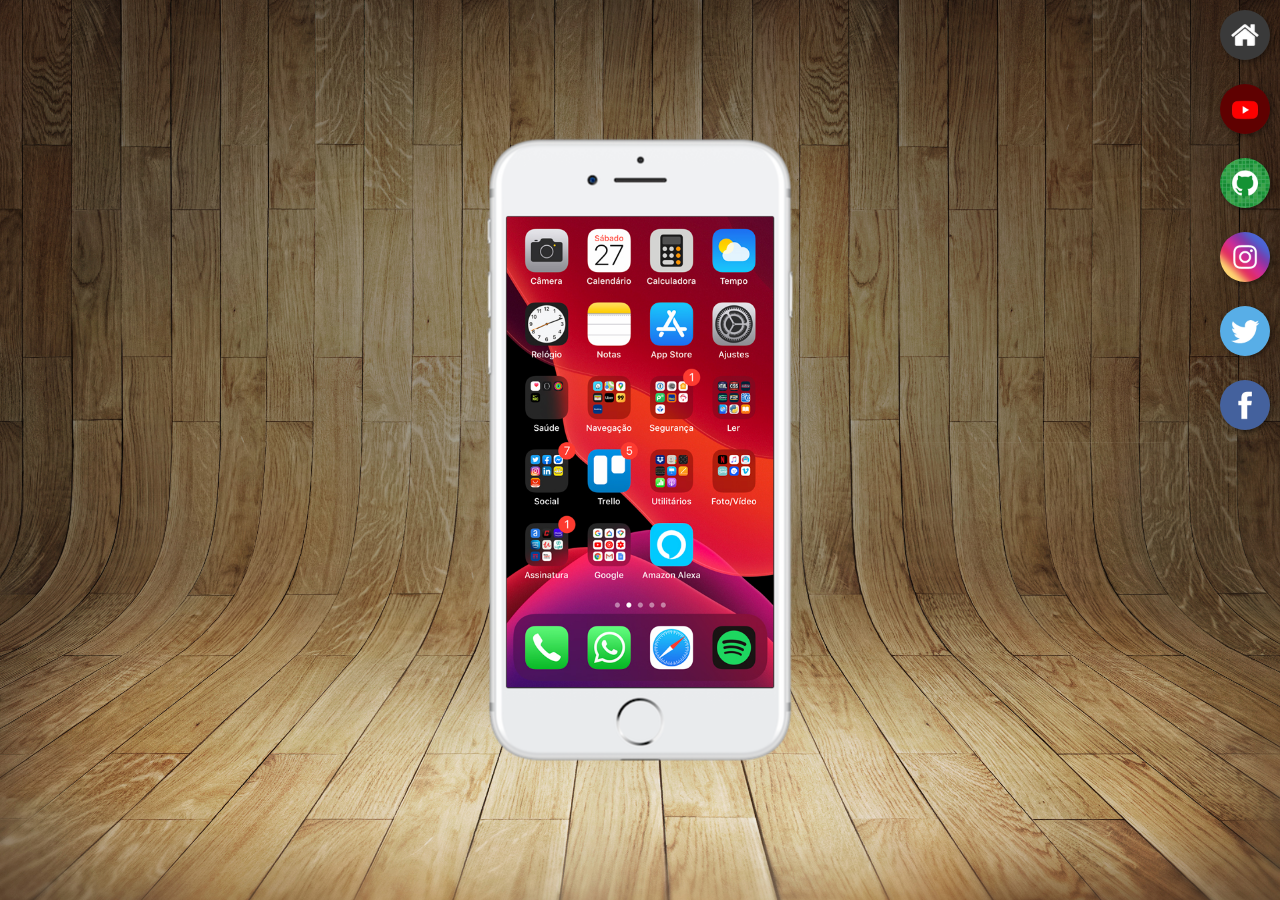
<file: index.html>
<!DOCTYPE html>
<html lang="pt-br">
<head>
    <meta charset="UTF-8">
    <meta name="viewport" content="width=device-width, initial-scale=1.0">
    <link rel="shortcut icon" href="favicon.ico" type="image/x-icon">
    <link rel="stylesheet" href="estilos/style.css">
    <title>projeto redes sociais</title>


</head>
<body>
    <main>
        <section id="telefone">
         <iframe src="home.html" name="tela" id="tela"
         frameborder="0">Seu navegador nao é compativel com isso</iframe>
        </section>
        <section id="redes-sociais">
        
            <a href="home.html" target="tela"><img src="imagens/logo-home.jpg" alt="home"></a><br>

        <a href="youtube.html" target="tela"><img src="imagens/logo-youtube.jpg" alt="youtube"></a><br>

        <a href="github.html" target="tela"><img src="imagens/logo-github.jpg" alt="github"></a><br>

        <a href="instagram.html" target="tela"><img src="imagens/logo-instagram.jpg" alt="instagram"></a><br>

        <a href="#" target="tela"><img src="imagens/logo-twitter.jpg" alt="twitter"></a><br>

        <a href="#" target="tela"><img src="imagens/logo-facebook.jpg" alt="facebook"></a><br>
        </section>
    </main>
</body>
</html>
</file>
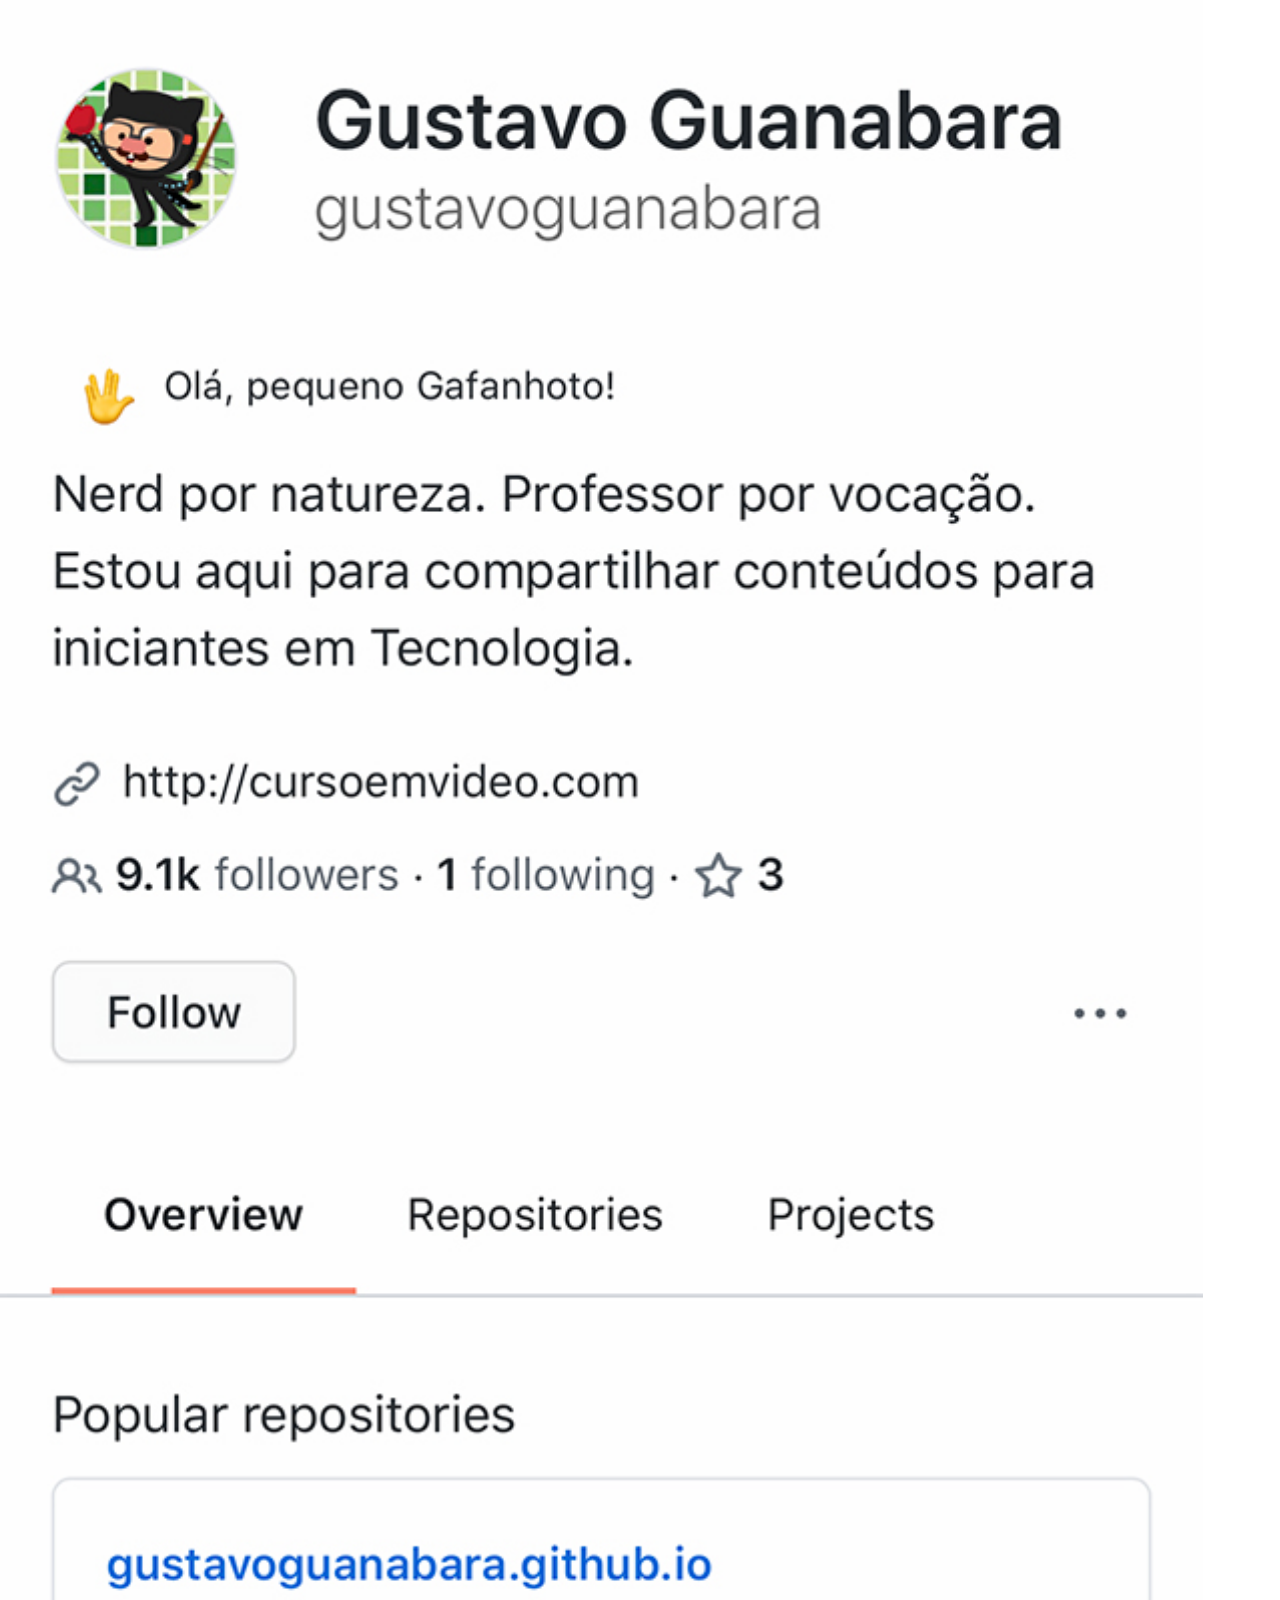
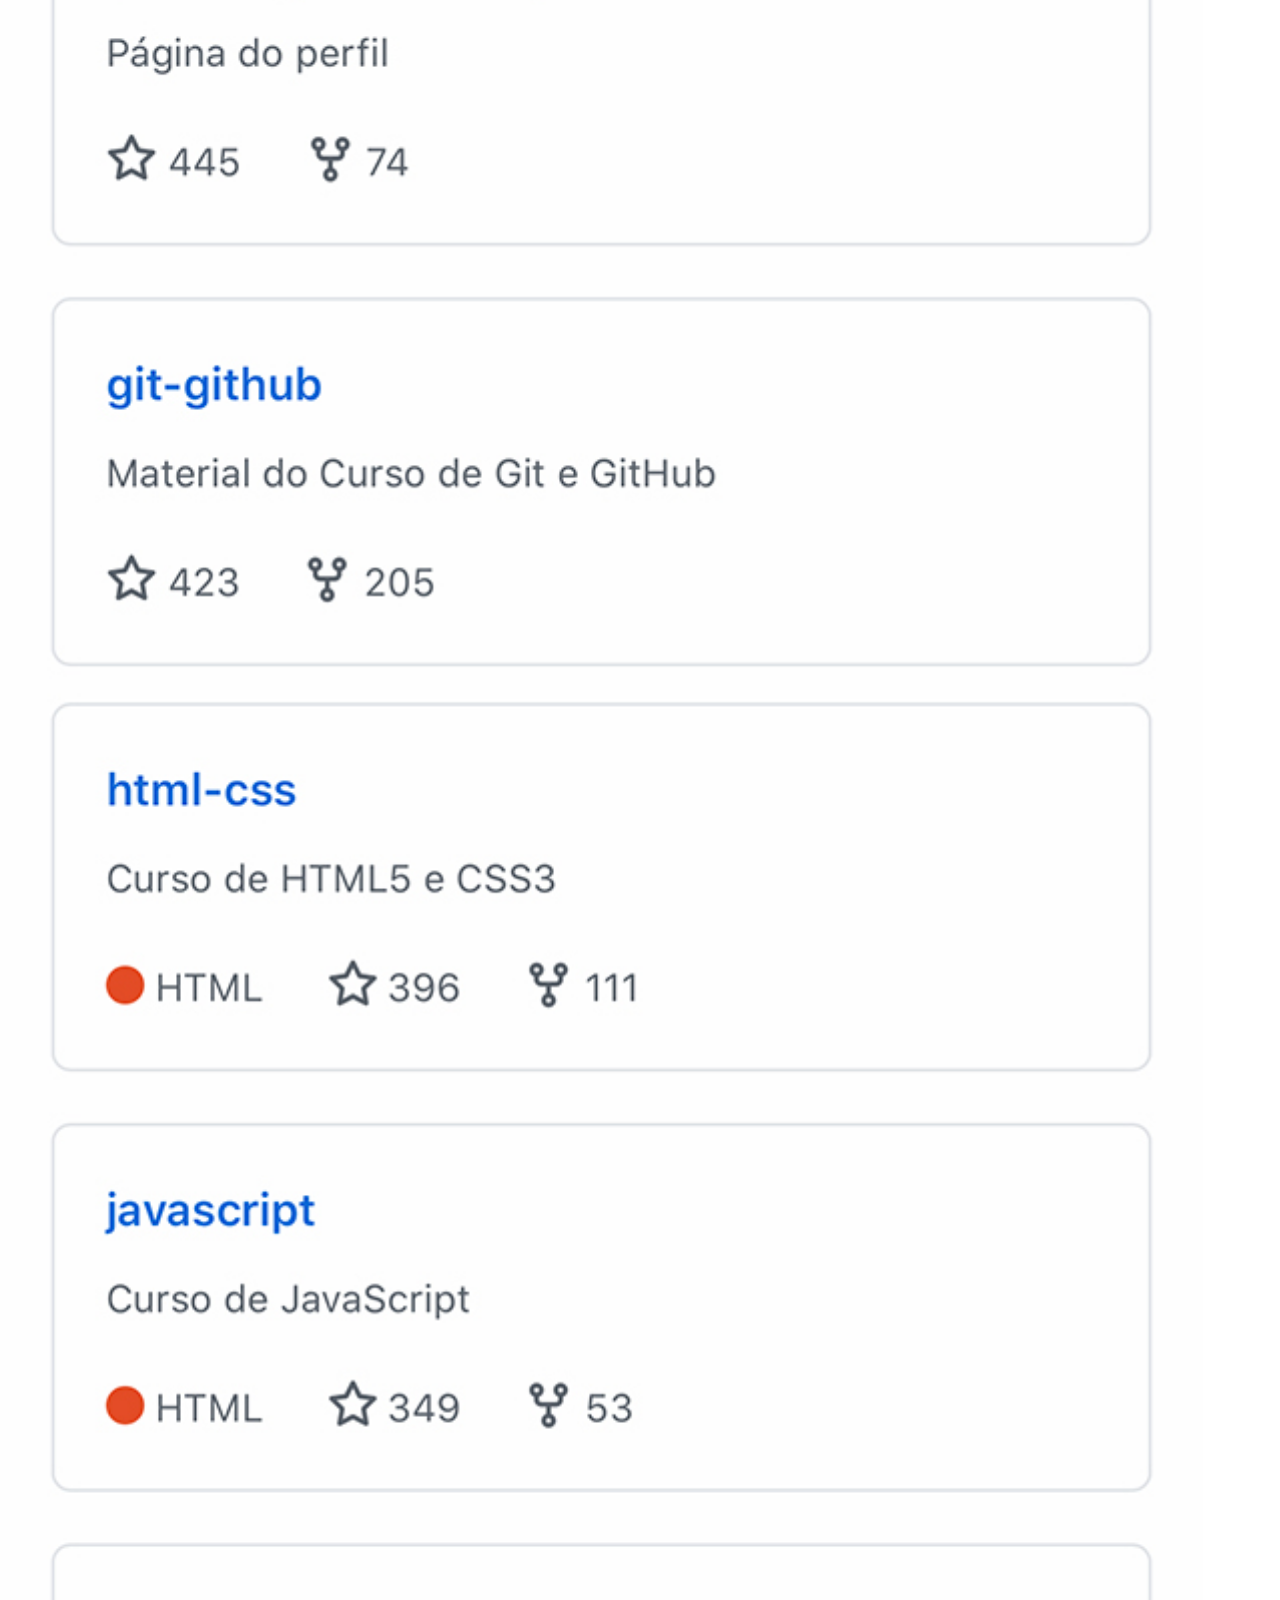
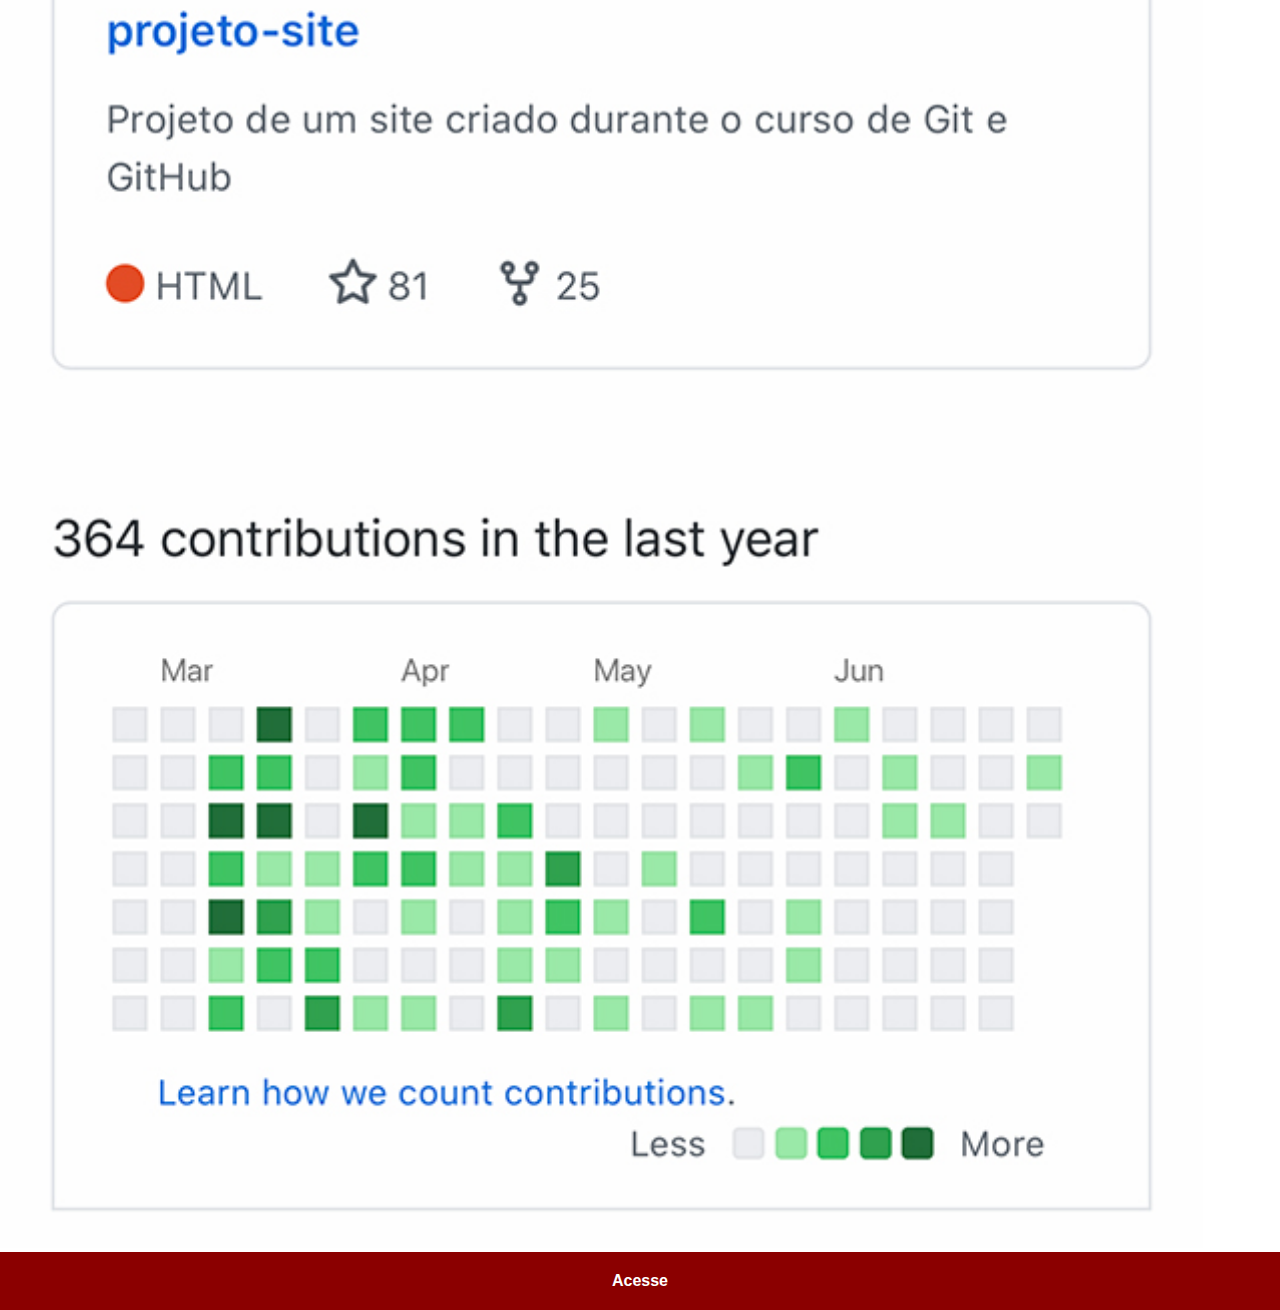
<file: github.html>
<!DOCTYPE html>
<html lang="pt-br">
<head>
    <meta charset="UTF-8">
    <meta name="viewport" content="width=device-width, initial-scale=1.0">
    <link rel="stylesheet" href="estilos/social.css">
    <title>github</title>
</head>
<body>
    <img src="imagens/tela-github.jpg" alt="github">
    <a href="https://github.com/DanielDinizf" target="_blank">Acesse</a>
</body>
</html>
</file>
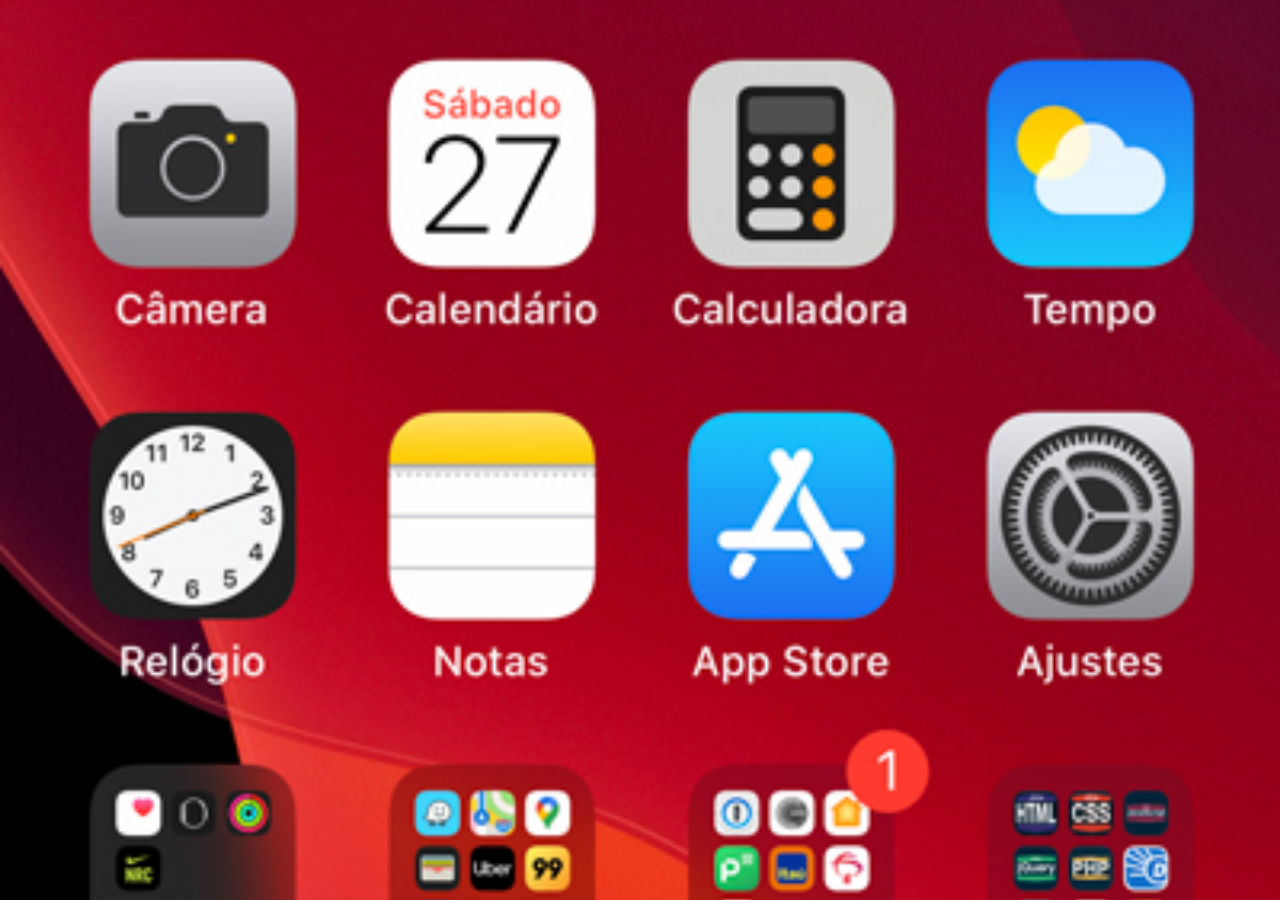
<file: home.html>
<!DOCTYPE html>
<html lang="pt-br">
<head>
    <meta charset="UTF-8">
    <meta name="viewport" content="width=device-width, initial-scale=1.0">
    <title>home</title>
</head>
<style>
    *{
        margin: 0px;
        padding: 0px;
    }

    body{
        width: 100vw;
        height: 100vh;
        background:black url("imagens/tela-home.jpg") no-repeat top center ;
        background-size: cover;
    }
</style>
<body>
    
</body>
</html>
</file>
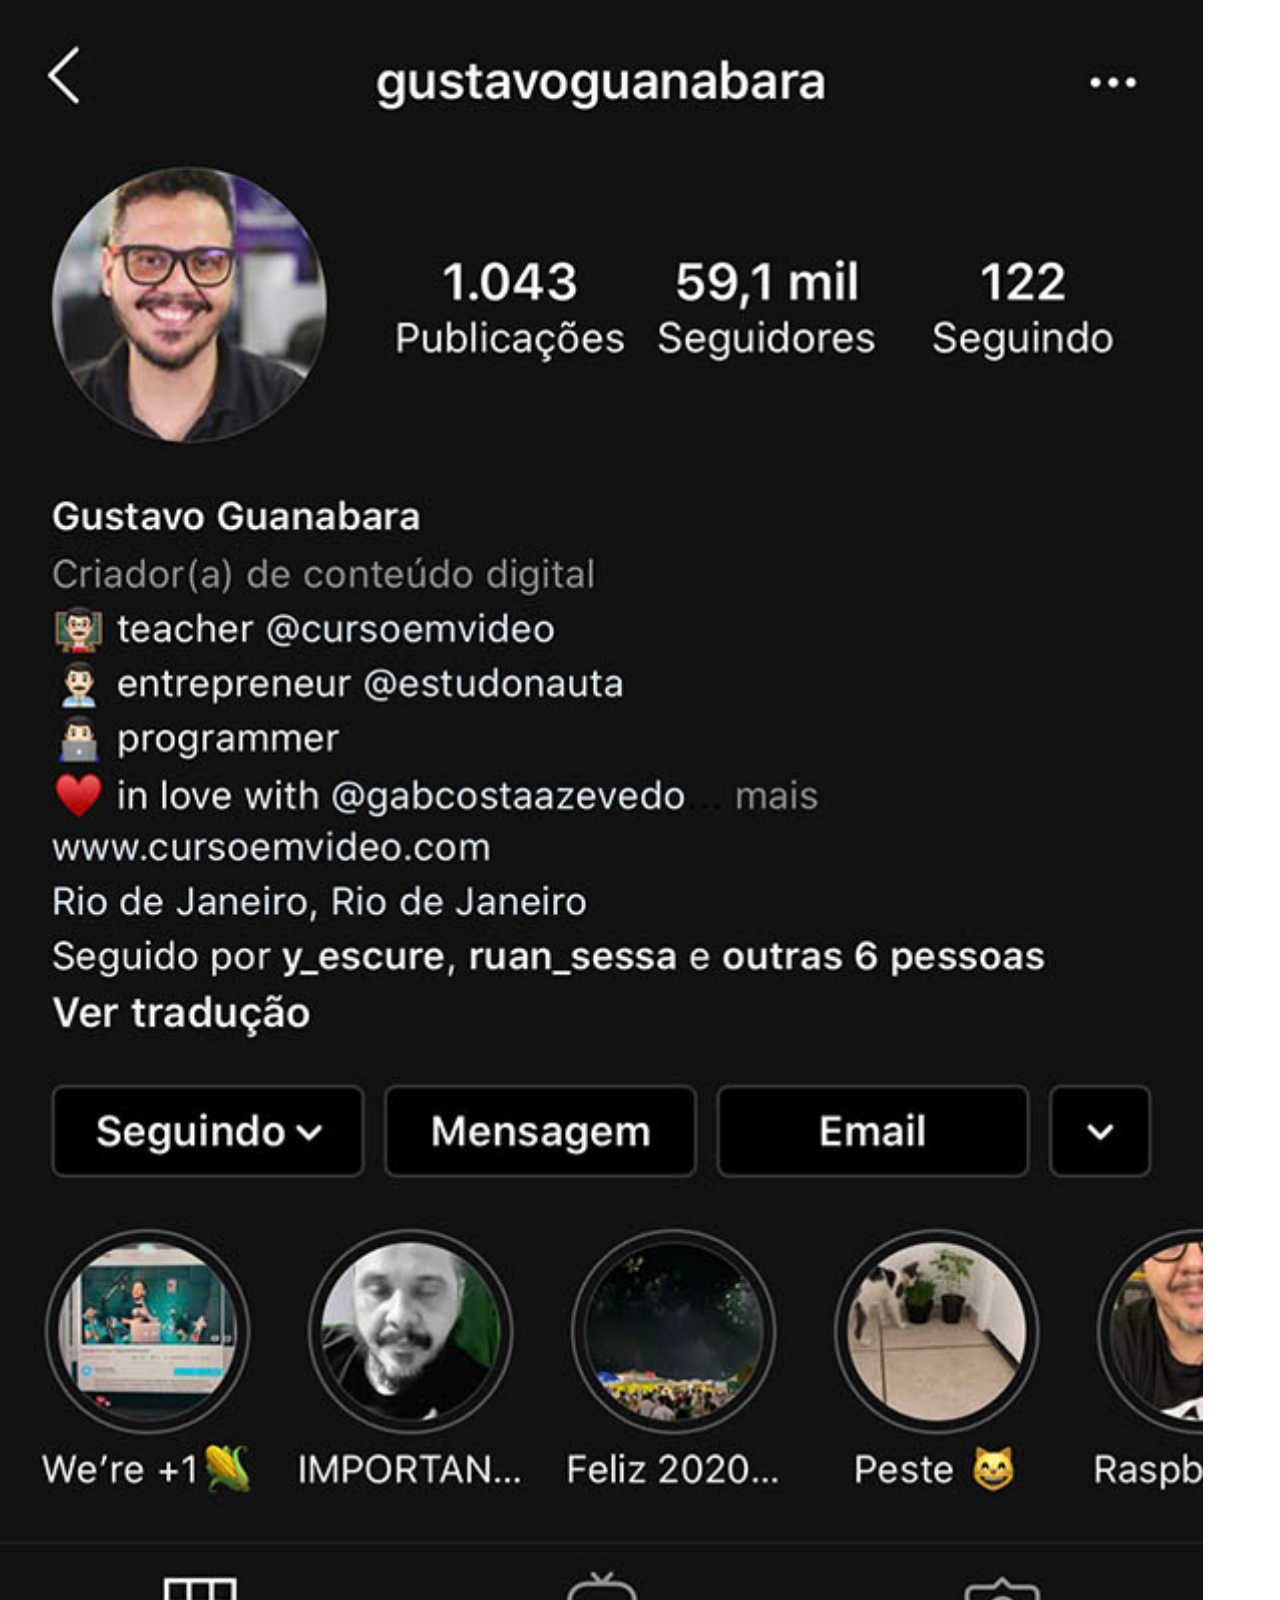
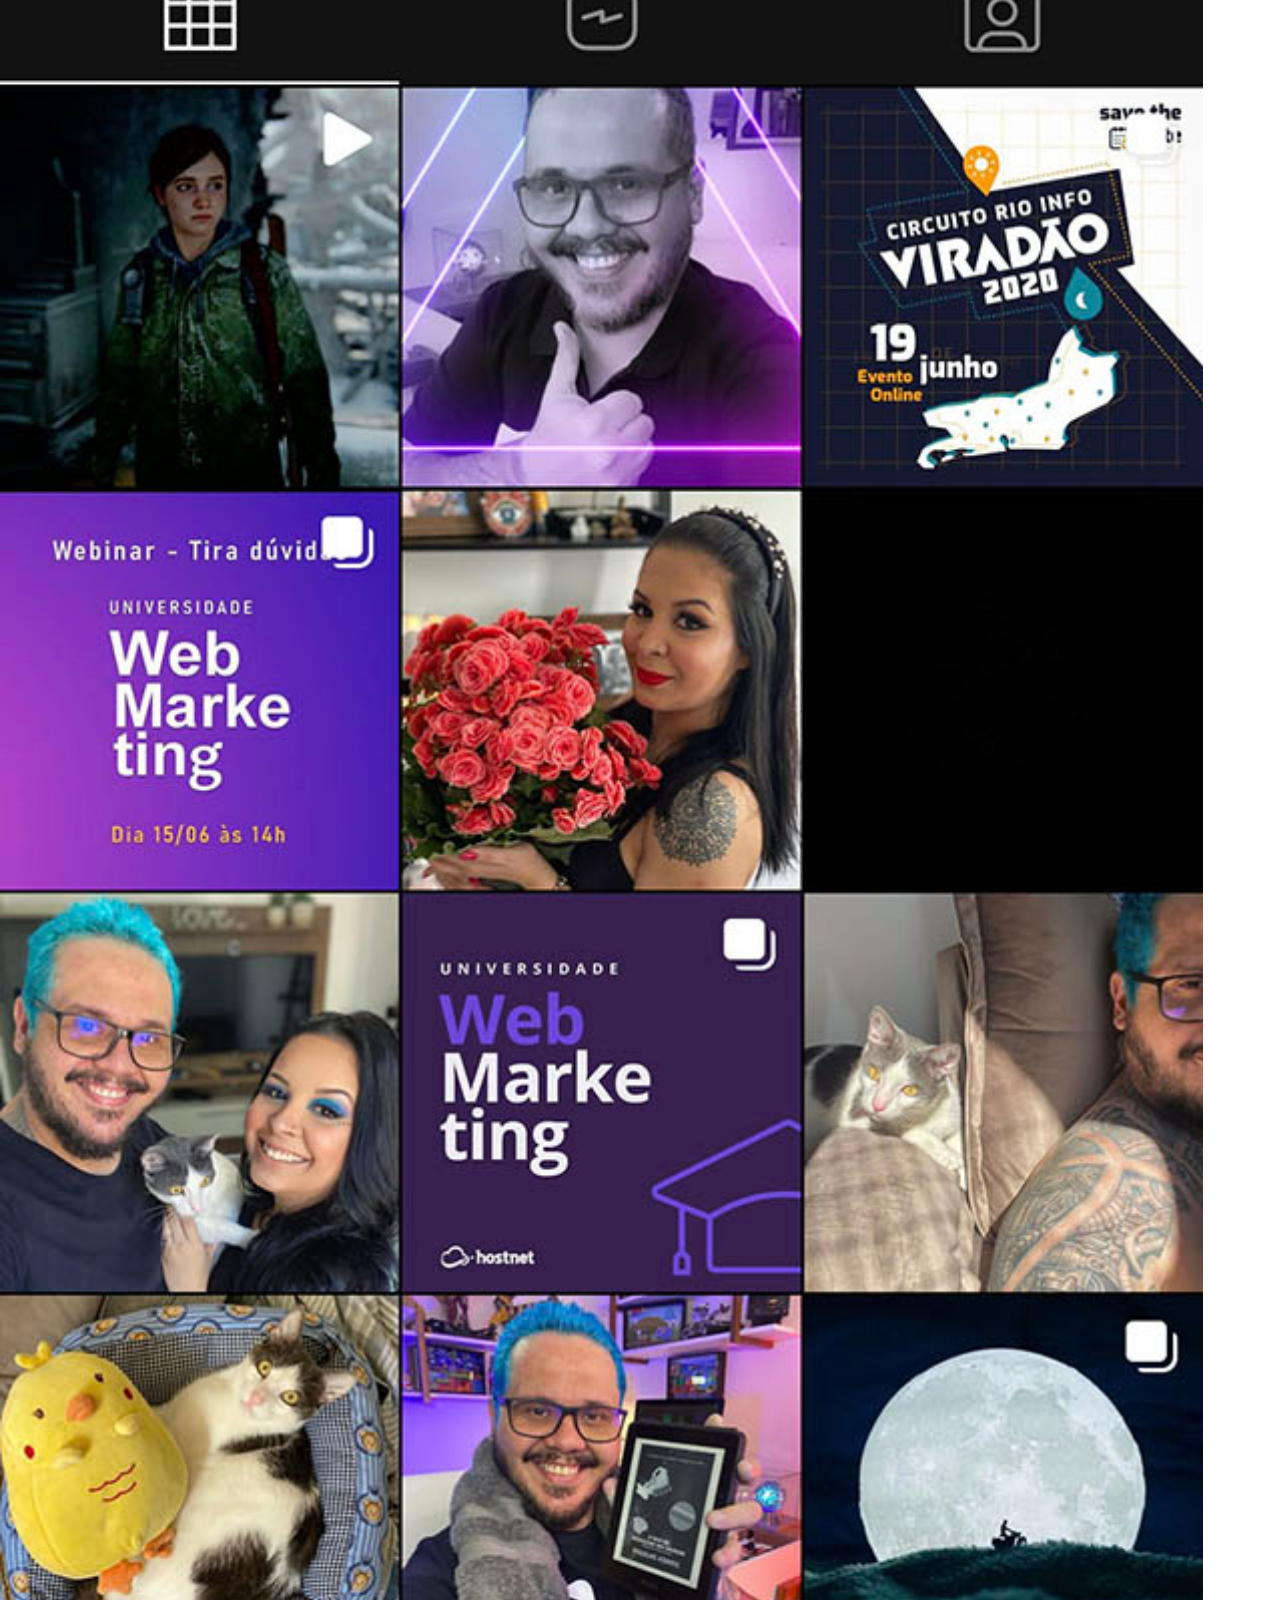
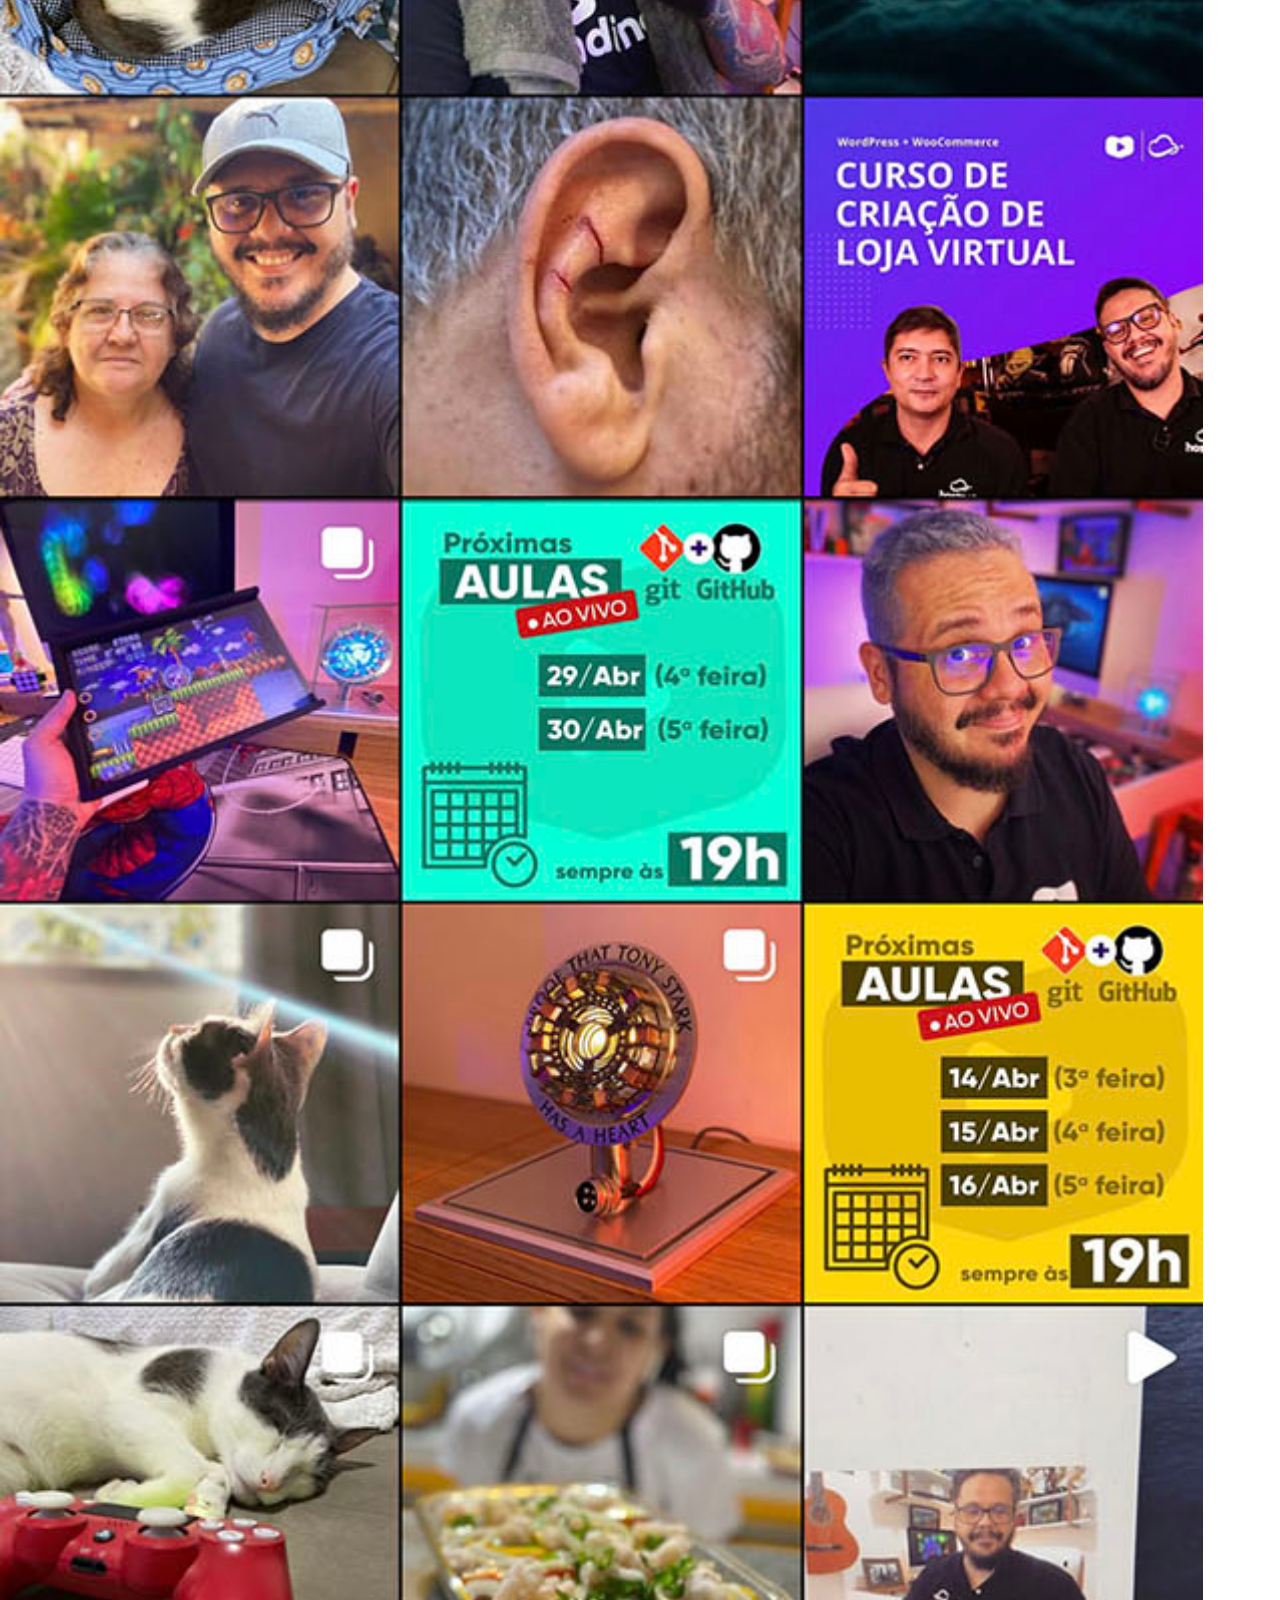
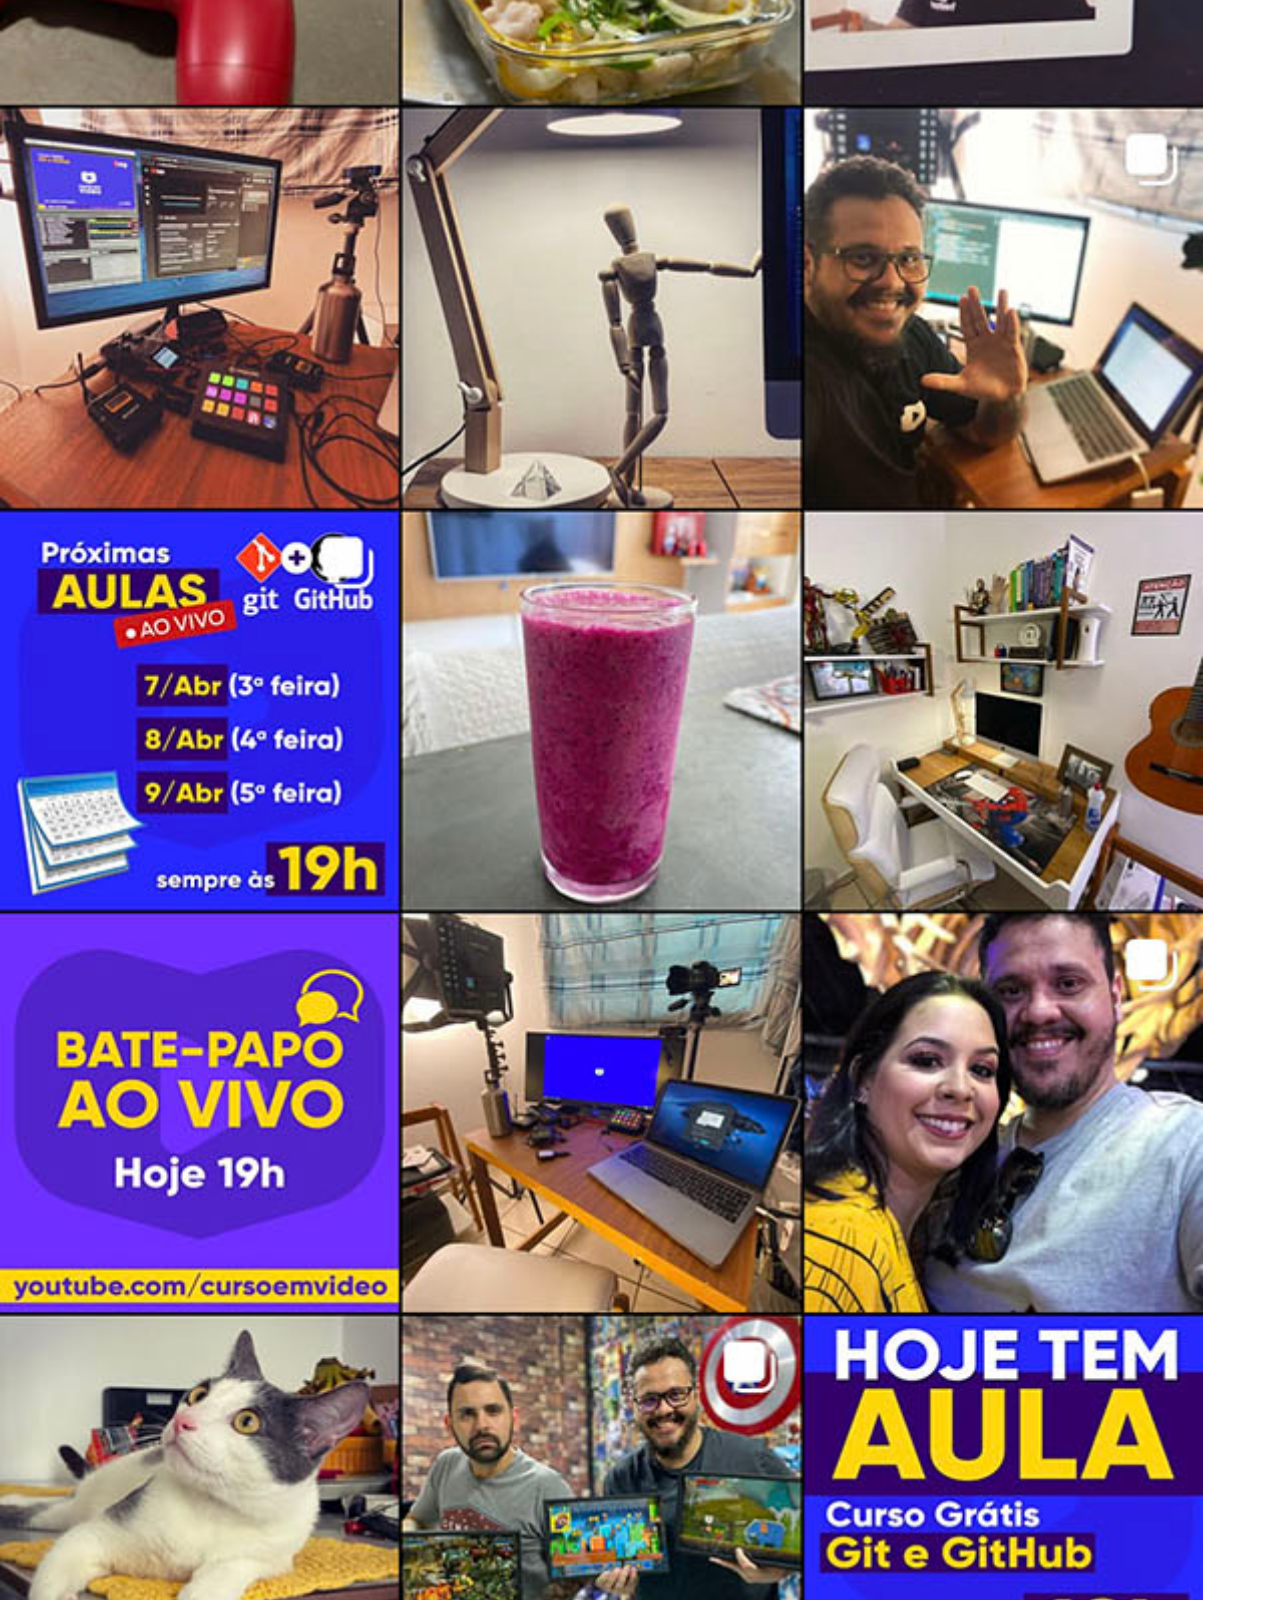
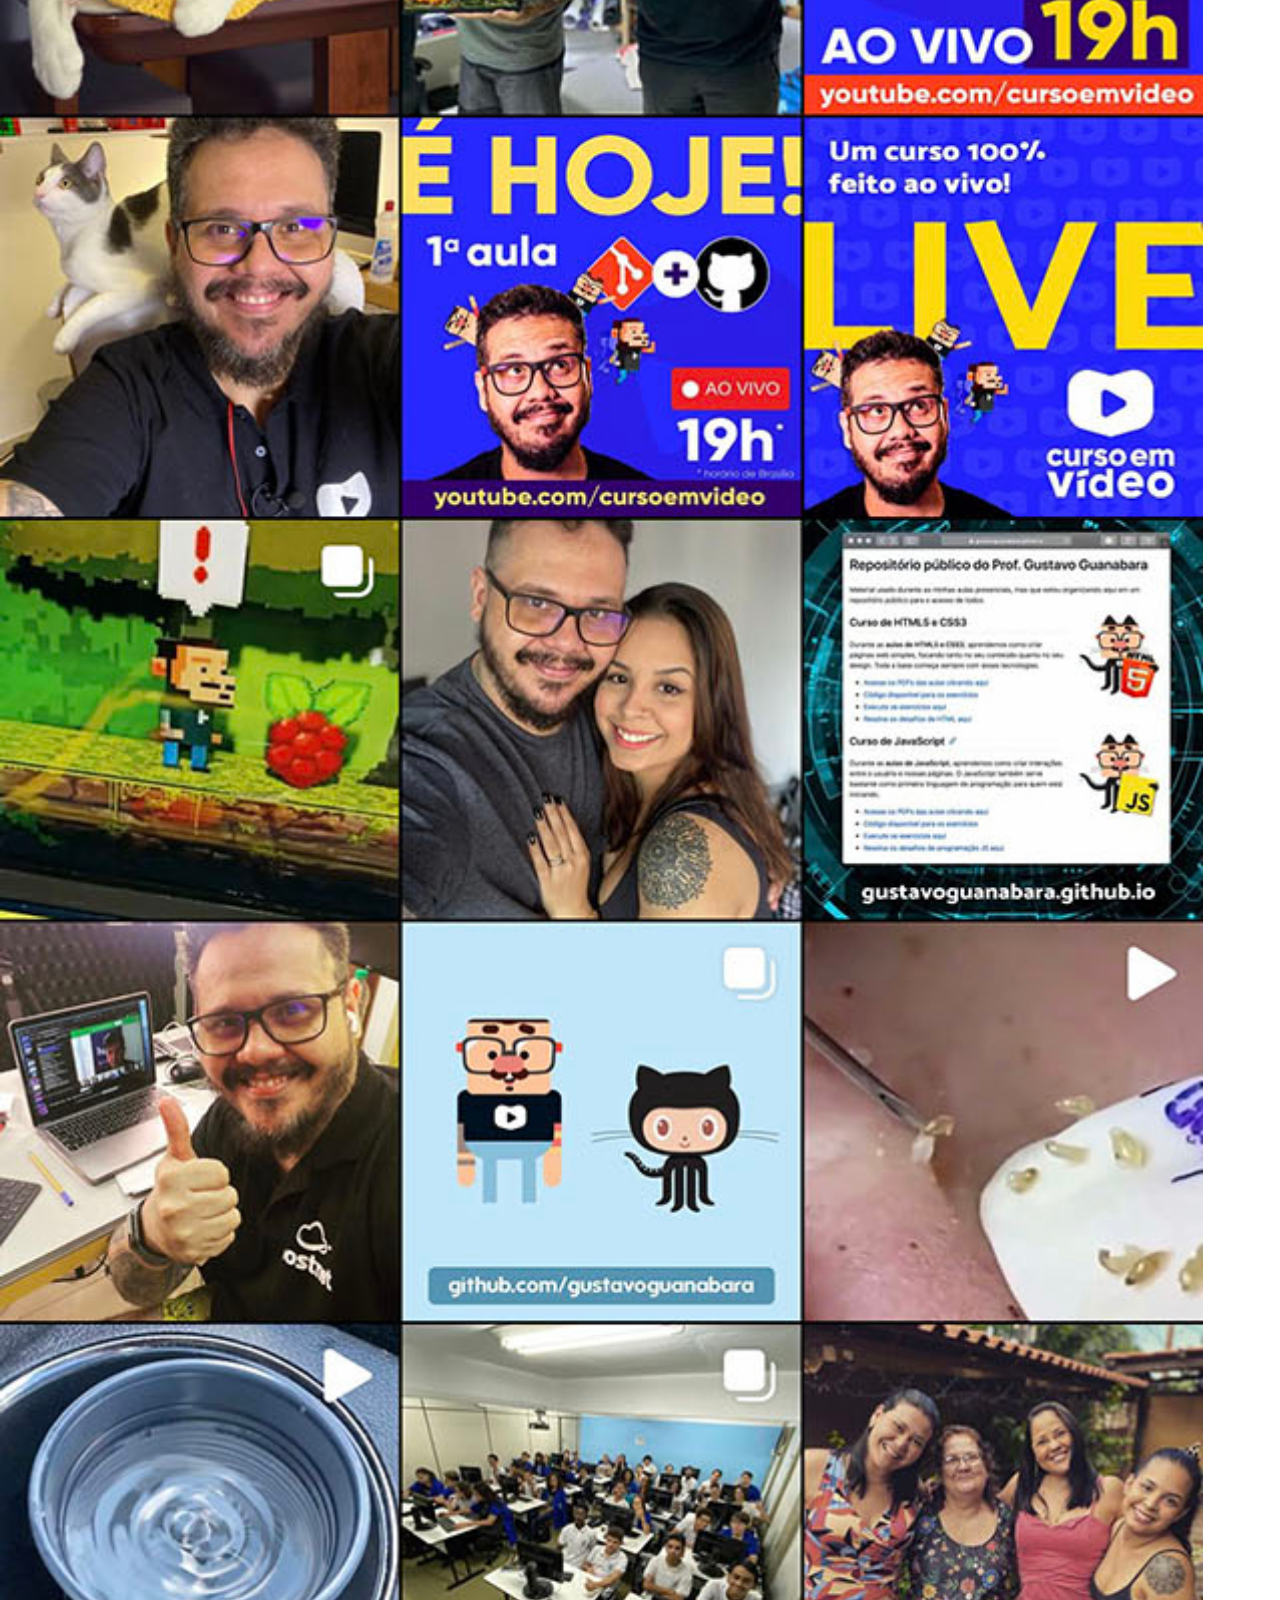
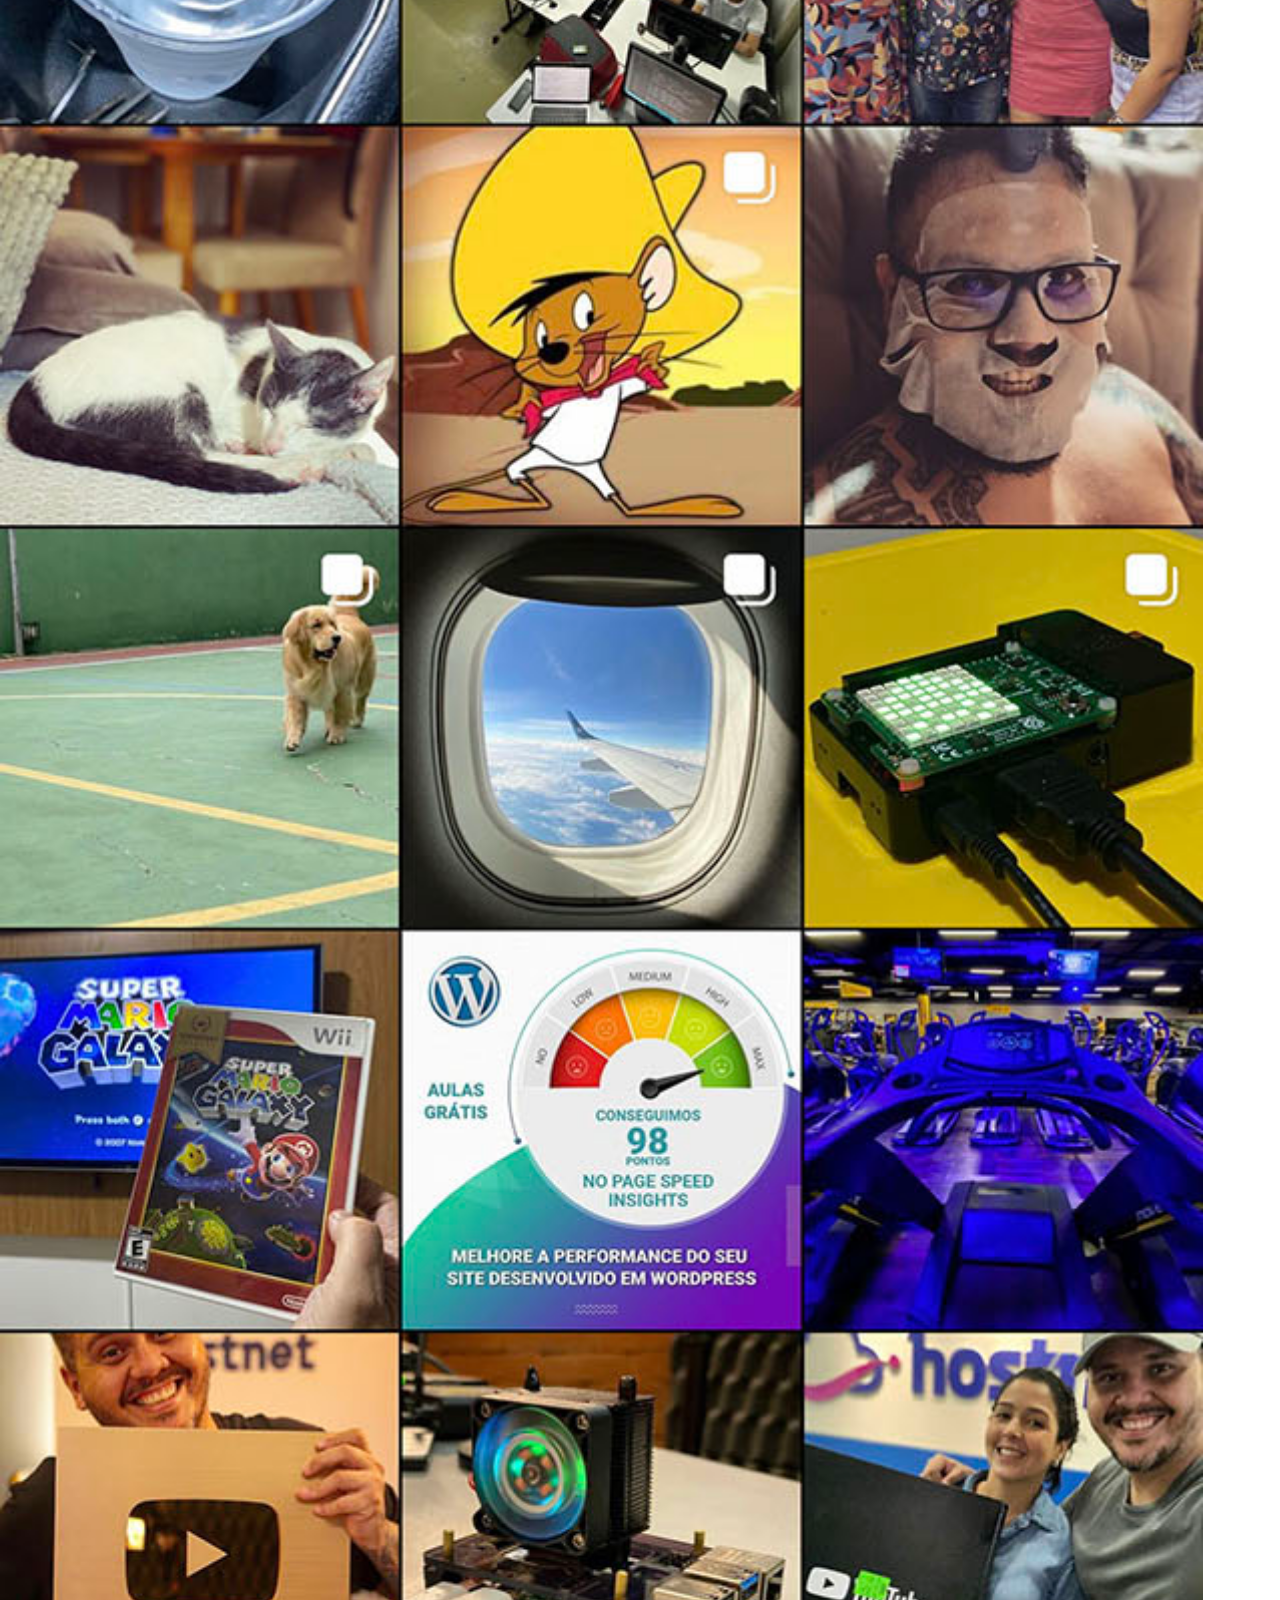
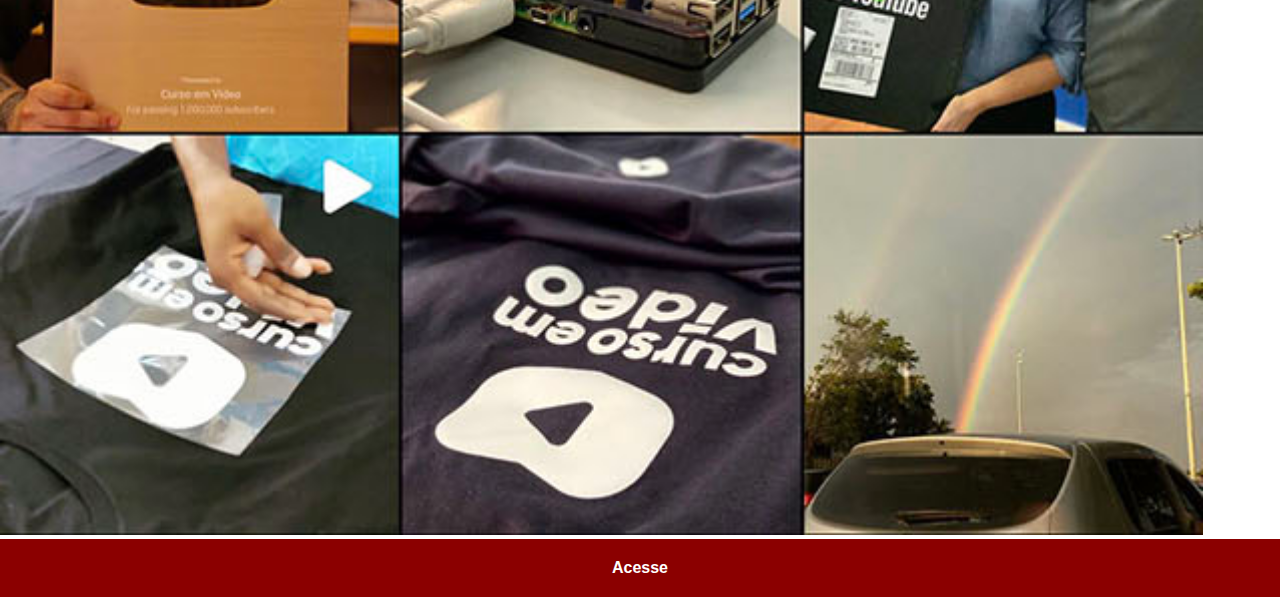
<file: instagram.html>
<!DOCTYPE html>
<html lang="pt-br">
<head>
    <meta charset="UTF-8">
    <meta name="viewport" content="width=device-width, initial-scale=1.0">
    <link rel="stylesheet" href="estilos/social.css">
    <title>Document</title>
</head>
<body>
    <img src="imagens/tela-instagram.jpg" alt="instagram">
    <a href="https://www.instagram.com/gustavoguanabara/">Acesse</a>
</body>
</html>
</file>
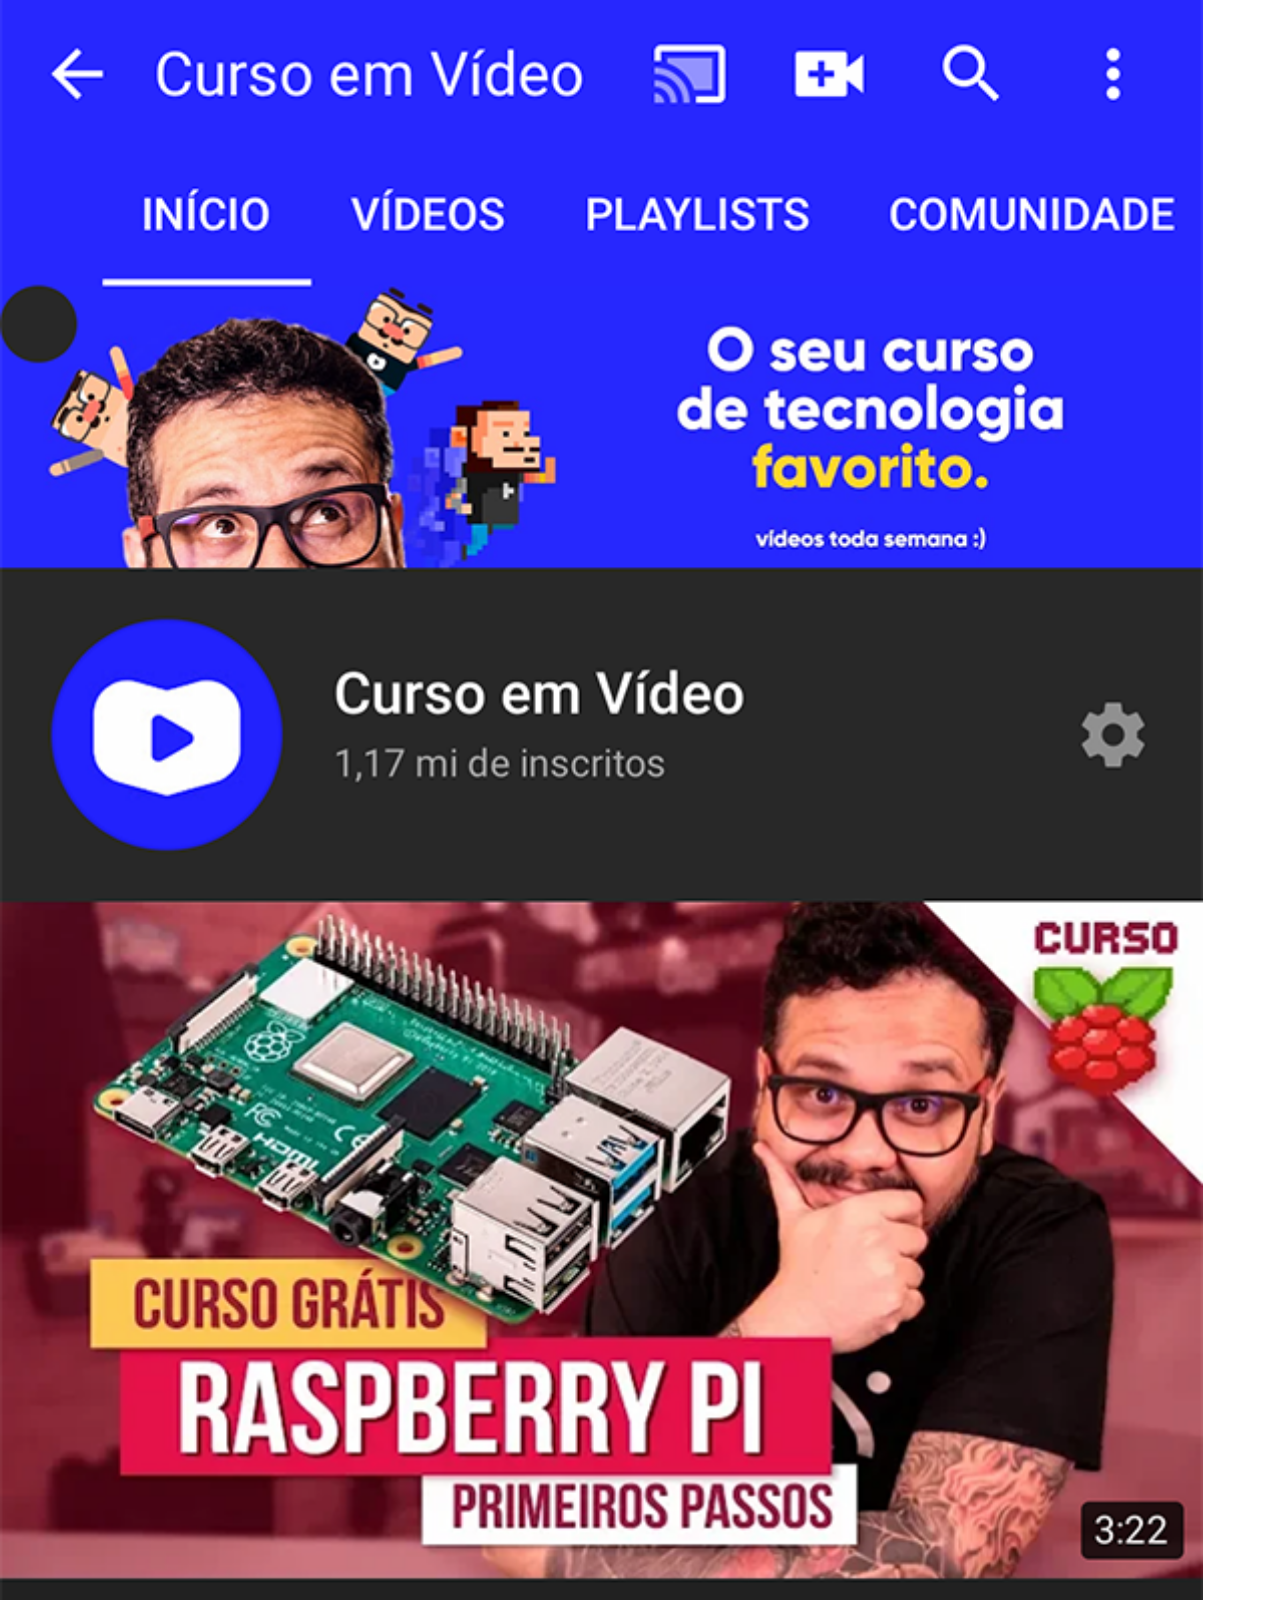
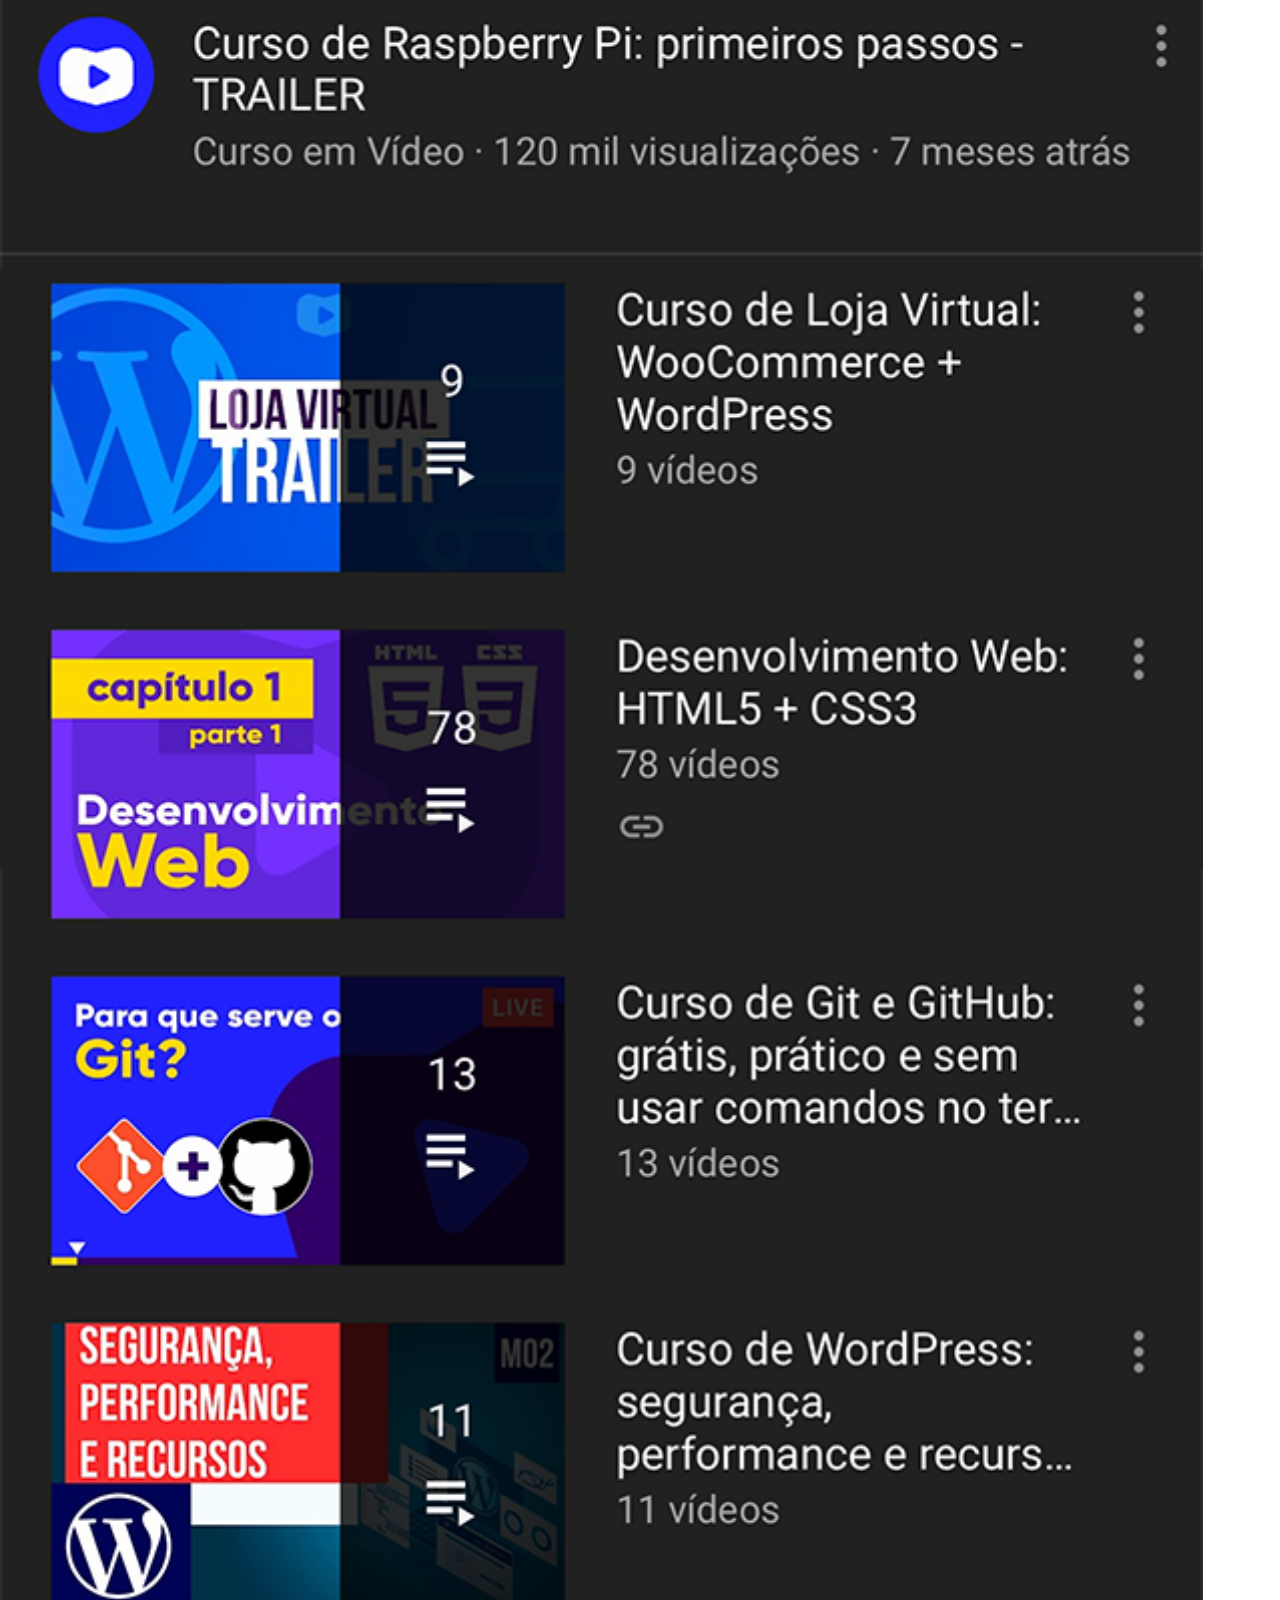
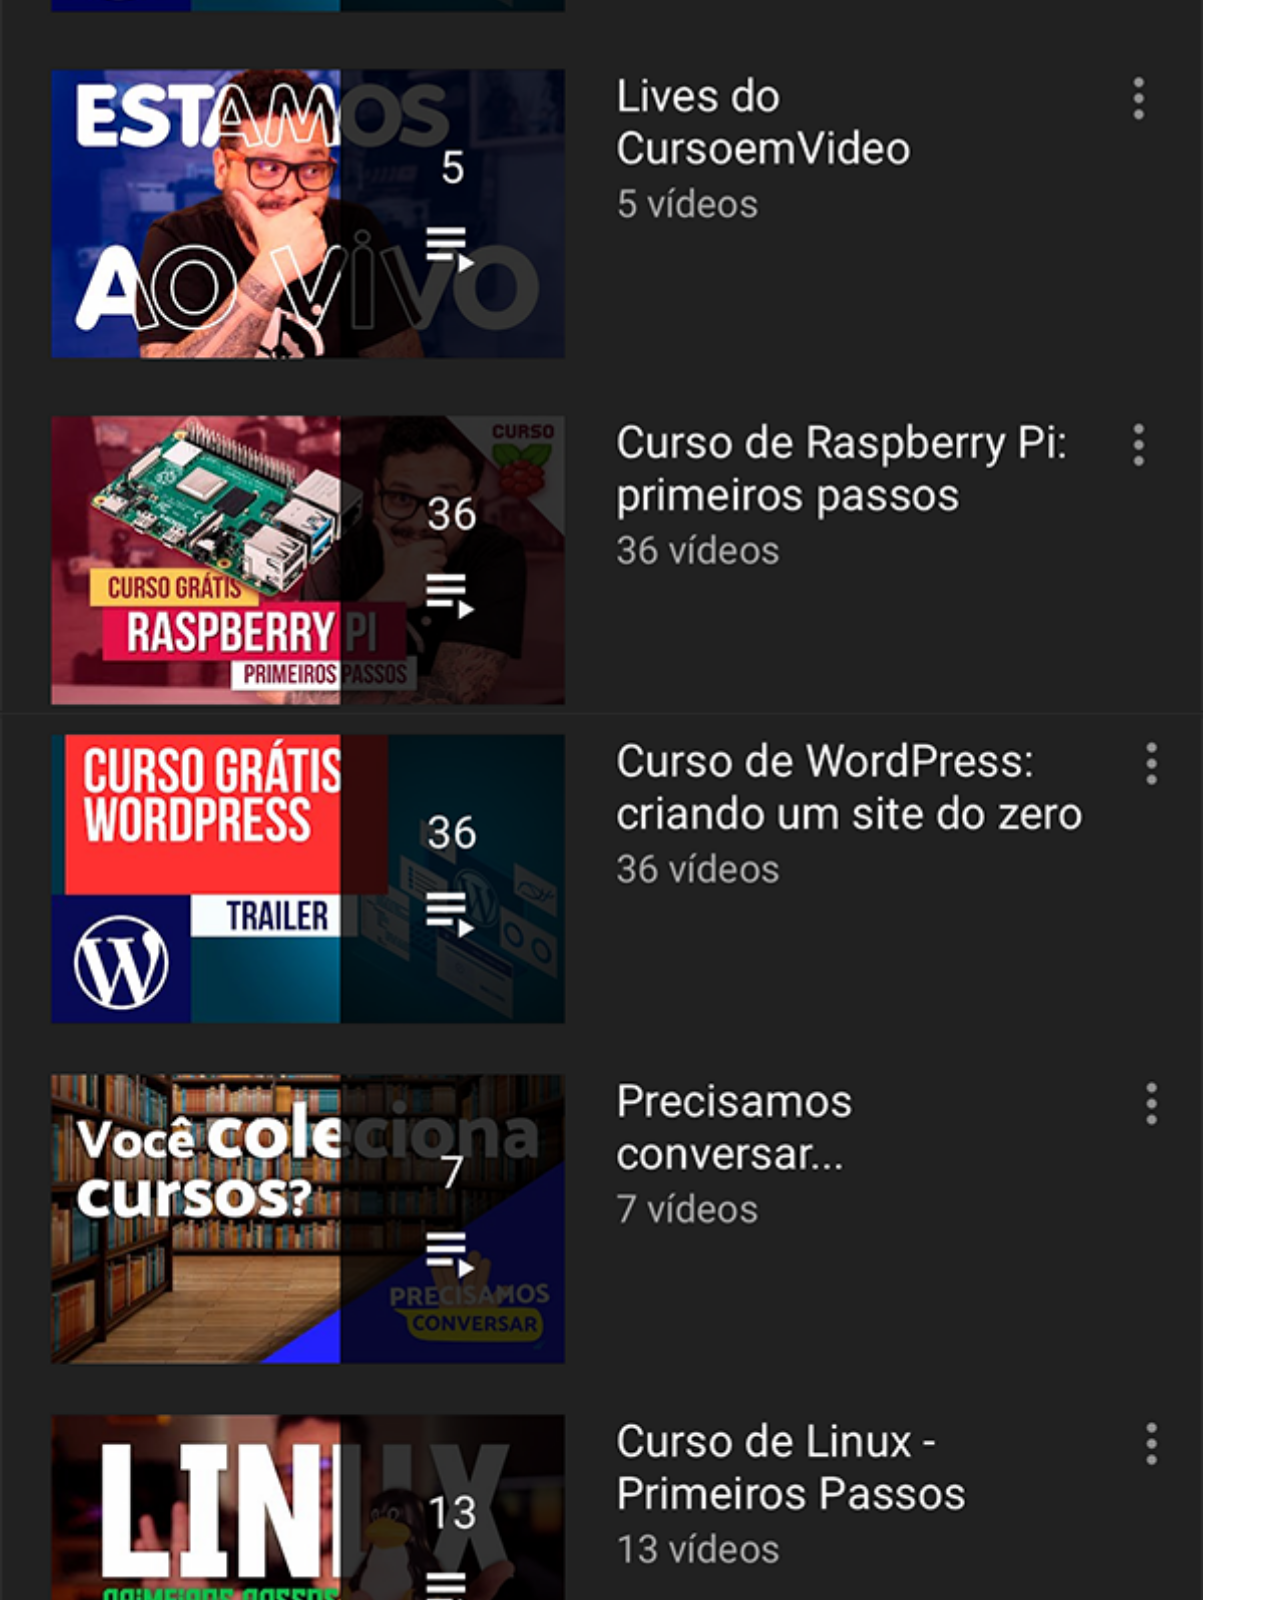
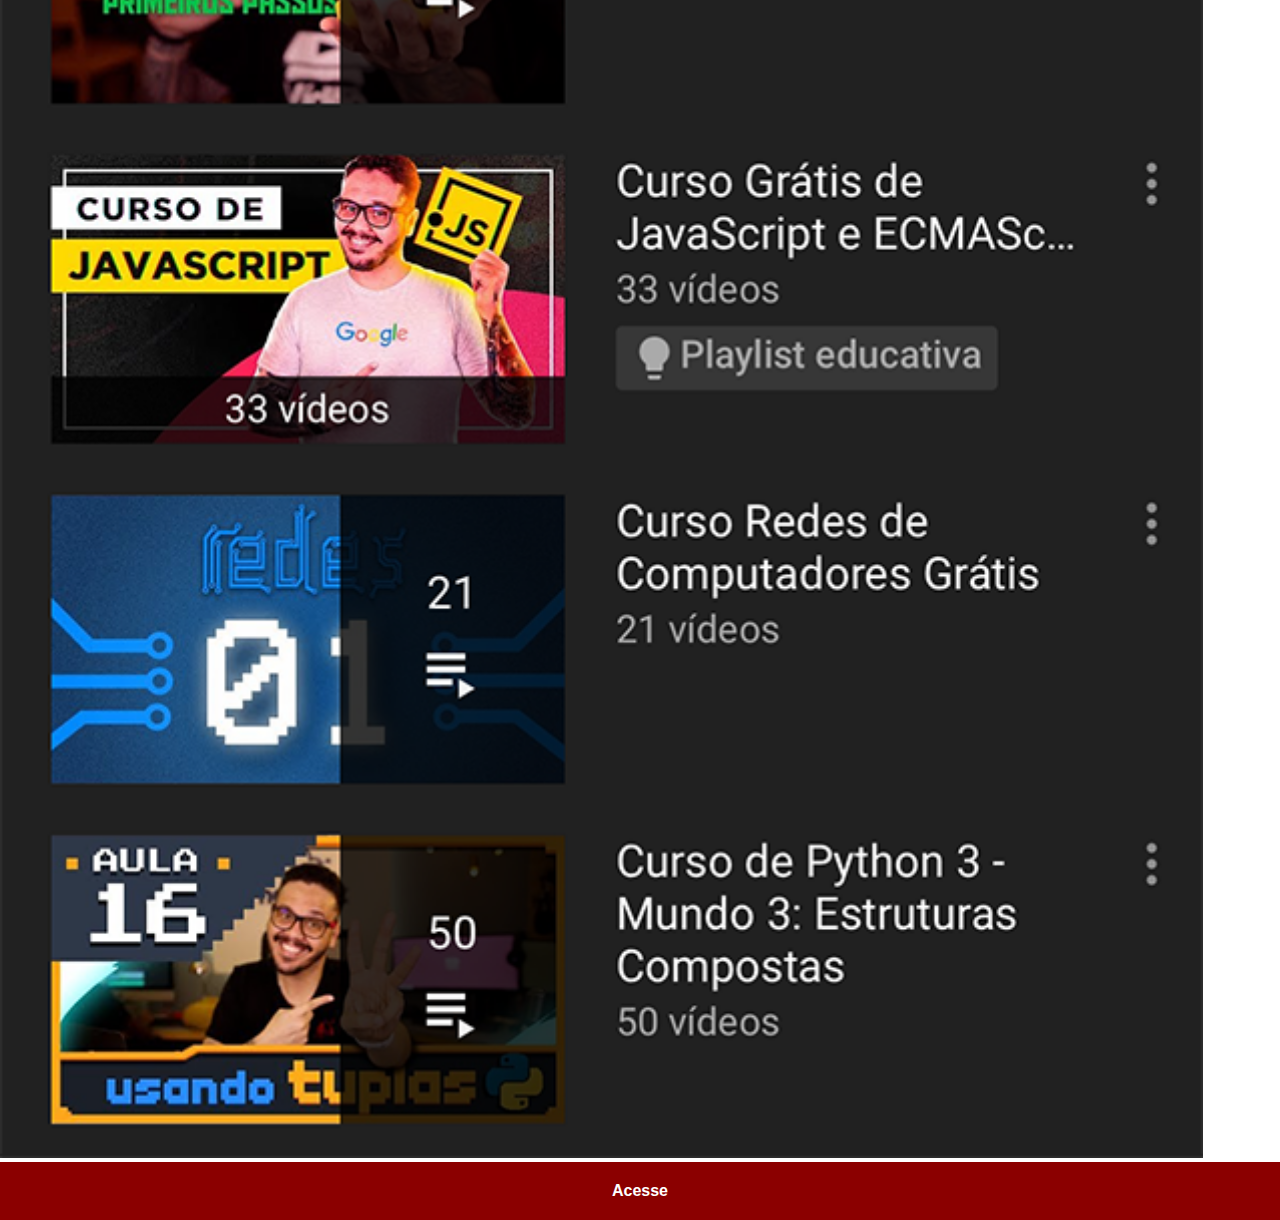
<file: youtube.html>
<!DOCTYPE html>
<html lang="pt-br">
<head>
    <meta charset="UTF-8">
    <meta name="viewport" content="width=device-width, initial-scale=1.0">
    <title>youtube</title>
    <link rel="stylesheet" href="estilos/social.css">
    
</head>
<body>
    <img src="imagens/tela-youtube.png" alt="youtube">
    <a href="https://www.youtube.com/@CursoemVideo/playlists" target="_blank">Acesse</a>
</body>
</html>
</file>
<file: estilos/style.css>
@charset "UTF-8";

*{
    margin:0px ;
    padding: 0px;
    font-family: Arial, Helvetica, sans-serif;
}


html, body{
    height: 100vh;
    width: 100vw;
    background-color: black;
}
 body{
    background: url("../imagens/fundo-madeira.jpg") no-repeat top center;
    background-size: cover;
    background-attachment: fixed;
 }

main{
    height: 100vh;
    position: relative;
    
}

section#telefone{
position: absolute;
top: 50%;
left: 50%;
transform: translate(-50%, -50%);
height:627px ;
width: 311px;

background:  url("../imagens/frame-iphone.png") no-repeat;
}

iframe#tela{
    position: relative;
    top: 80px;
    left: 22px;
    width: 267px;
    height: 471px;
    
}

section#redes-sociais{
    text-align: right;
}

section#redes-sociais img{
    width: 50px;
    margin: 10px;
    border-radius: 50%;
    box-shadow: 2px 2px 5px rgba(0, 0, 0, 0.404);
    box-sizing: border-box;
    
}

section#redes-sociais img:hover{
 border: 2px solid rgba(255, 255, 255, 0.603);
 transform: translate(-3px, -3px); 
 box-shadow: 5px 5px 10px rgba(0, 0, 0, 0.596);  
 transition: transform .3s;
}
</file>
<file: estilos/social.css>
@charset "UTF-8";


     *{
        margin: 0px;
        padding: 0px;
        font-family: Arial, Helvetica, sans-serif;
     }

     

    img{
      width: 94vw;
      
    }

    a{
     display: block;
     background-color: darkred;
     color: white;
     padding: 20px;
     text-align:center ;
     font-weight: bolder;
     text-decoration: none;
    }

    a:hover{

    }
</file>
